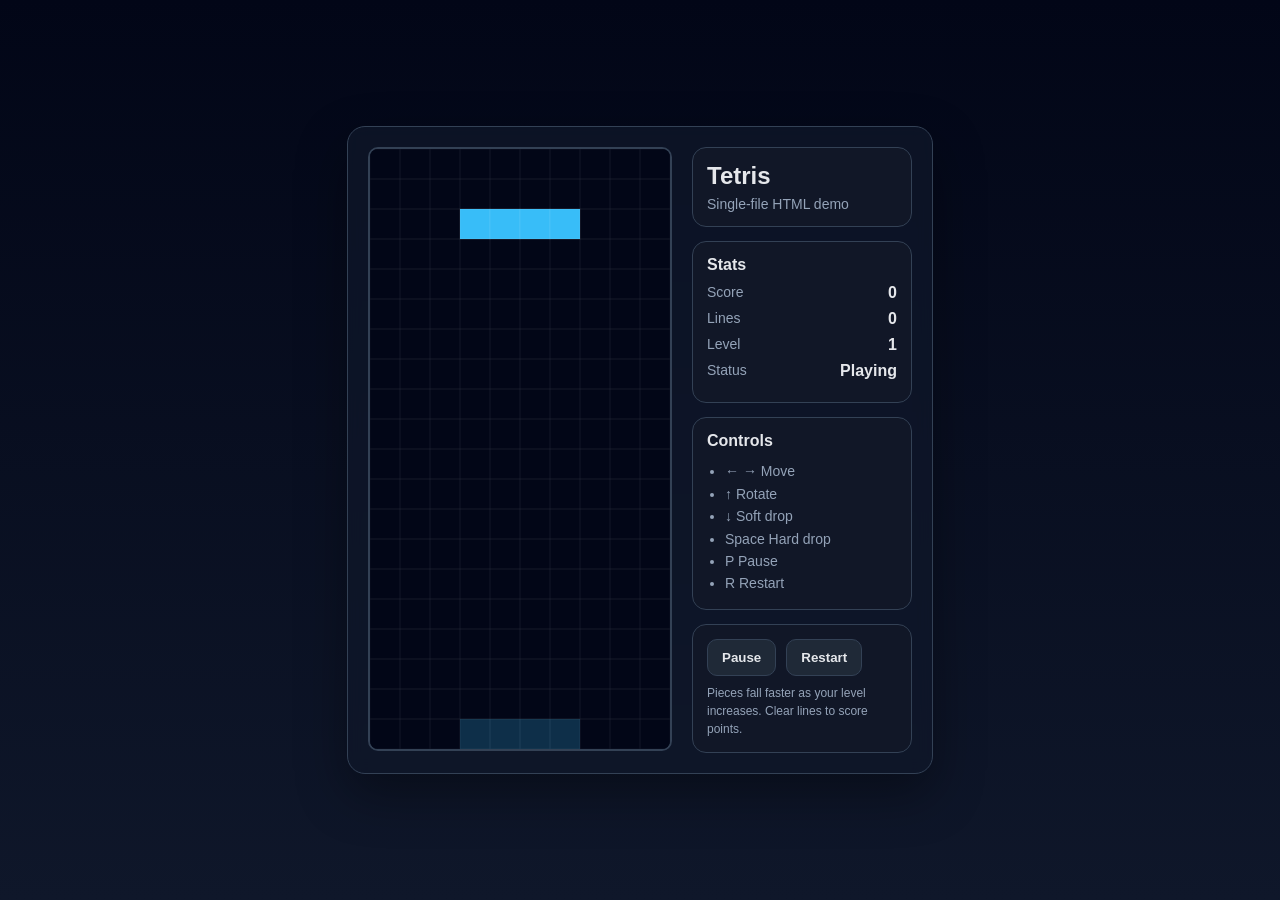
<file: ai_app.html>
<!DOCTYPE html>
<html lang="en">
<head>
  <meta charset="UTF-8" />
  <meta name="viewport" content="width=device-width, initial-scale=1.0" />
  <title>Simple Tetris</title>
  <style>
    :root {
      --bg: #0f172a;
      --panel: #111827;
      --panel-2: #1f2937;
      --text: #e5e7eb;
      --muted: #94a3b8;
      --border: #334155;
      --accent: #22c55e;
    }

    * {
      box-sizing: border-box;
    }

    body {
      margin: 0;
      min-height: 100vh;
      display: flex;
      align-items: center;
      justify-content: center;
      background: linear-gradient(180deg, #020617, #0f172a);
      color: var(--text);
      font-family: Arial, Helvetica, sans-serif;
      padding: 20px;
    }

    .app {
      display: flex;
      gap: 20px;
      align-items: flex-start;
      background: rgba(15, 23, 42, 0.75);
      border: 1px solid var(--border);
      border-radius: 18px;
      padding: 20px;
      box-shadow: 0 20px 50px rgba(0, 0, 0, 0.35);
      backdrop-filter: blur(8px);
    }

    canvas {
      display: block;
      background: #020617;
      border: 2px solid var(--border);
      border-radius: 10px;
    }

    .sidebar {
      width: 220px;
      display: flex;
      flex-direction: column;
      gap: 14px;
    }

    .panel {
      background: rgba(17, 24, 39, 0.95);
      border: 1px solid var(--border);
      border-radius: 14px;
      padding: 14px;
    }

    h1 {
      margin: 0 0 6px;
      font-size: 24px;
    }

    h2 {
      margin: 0 0 10px;
      font-size: 16px;
    }

    .stat {
      display: flex;
      justify-content: space-between;
      margin: 8px 0;
      color: var(--muted);
      font-size: 14px;
    }

    .stat strong {
      color: var(--text);
      font-size: 16px;
    }

    .controls {
      margin: 0;
      padding-left: 18px;
      color: var(--muted);
      line-height: 1.6;
      font-size: 14px;
    }

    .buttons {
      display: flex;
      gap: 10px;
      flex-wrap: wrap;
    }

    button {
      appearance: none;
      border: 1px solid var(--border);
      background: var(--panel-2);
      color: var(--text);
      padding: 10px 14px;
      border-radius: 10px;
      cursor: pointer;
      font-weight: bold;
    }

    button:hover {
      filter: brightness(1.08);
    }

    .hint {
      font-size: 12px;
      color: var(--muted);
      margin-top: 8px;
      line-height: 1.5;
    }

    .title-sub {
      color: var(--muted);
      margin: 0;
      font-size: 14px;
    }

    @media (max-width: 760px) {
      .app {
        flex-direction: column;
        align-items: center;
      }

      .sidebar {
        width: 100%;
        max-width: 320px;
      }
    }
  </style>
</head>
<body>
  <div class="app">
    <canvas id="game" width="300" height="600" aria-label="Tetris game board"></canvas>

    <div class="sidebar">
      <div class="panel">
        <h1>Tetris</h1>
        <p class="title-sub">Single-file HTML demo</p>
      </div>

      <div class="panel">
        <h2>Stats</h2>
        <div class="stat"><span>Score</span><strong id="score">0</strong></div>
        <div class="stat"><span>Lines</span><strong id="lines">0</strong></div>
        <div class="stat"><span>Level</span><strong id="level">1</strong></div>
        <div class="stat"><span>Status</span><strong id="status">Playing</strong></div>
      </div>

      <div class="panel">
        <h2>Controls</h2>
        <ul class="controls">
          <li>← → Move</li>
          <li>↑ Rotate</li>
          <li>↓ Soft drop</li>
          <li>Space Hard drop</li>
          <li>P Pause</li>
          <li>R Restart</li>
        </ul>
      </div>

      <div class="panel">
        <div class="buttons">
          <button id="pauseBtn" type="button">Pause</button>
          <button id="restartBtn" type="button">Restart</button>
        </div>
        <div class="hint">Pieces fall faster as your level increases. Clear lines to score points.</div>
      </div>
    </div>
  </div>

  <script>
    const canvas = document.getElementById('game');
    const ctx = canvas.getContext('2d');

    const scoreEl = document.getElementById('score');
    const linesEl = document.getElementById('lines');
    const levelEl = document.getElementById('level');
    const statusEl = document.getElementById('status');
    const pauseBtn = document.getElementById('pauseBtn');
    const restartBtn = document.getElementById('restartBtn');

    const COLS = 10;
    const ROWS = 20;
    const BLOCK = canvas.width / COLS;

    const COLORS = {
      I: '#38bdf8',
      O: '#facc15',
      T: '#c084fc',
      S: '#4ade80',
      Z: '#f87171',
      J: '#60a5fa',
      L: '#fb923c'
    };

    const SHAPES = {
      I: [
        [0, 0, 0, 0],
        [1, 1, 1, 1],
        [0, 0, 0, 0],
        [0, 0, 0, 0]
      ],
      O: [
        [1, 1],
        [1, 1]
      ],
      T: [
        [0, 1, 0],
        [1, 1, 1],
        [0, 0, 0]
      ],
      S: [
        [0, 1, 1],
        [1, 1, 0],
        [0, 0, 0]
      ],
      Z: [
        [1, 1, 0],
        [0, 1, 1],
        [0, 0, 0]
      ],
      J: [
        [1, 0, 0],
        [1, 1, 1],
        [0, 0, 0]
      ],
      L: [
        [0, 0, 1],
        [1, 1, 1],
        [0, 0, 0]
      ]
    };

    let board;
    let currentPiece;
    let score;
    let lines;
    let level;
    let dropCounter;
    let dropInterval;
    let lastTime;
    let isPaused;
    let isGameOver;

    function createBoard() {
      return Array.from({ length: ROWS }, () => Array(COLS).fill(0));
    }

    function randomPiece() {
      const types = Object.keys(SHAPES);
      const type = types[Math.floor(Math.random() * types.length)];
      const shape = SHAPES[type].map(row => [...row]);
      return {
        type,
        matrix: shape,
        x: Math.floor((COLS - shape[0].length) / 2),
        y: 0
      };
    }

    function resetGame() {
      board = createBoard();
      score = 0;
      lines = 0;
      level = 1;
      dropCounter = 0;
      dropInterval = 700;
      lastTime = 0;
      isPaused = false;
      isGameOver = false;
      currentPiece = randomPiece();
      if (collision(currentPiece)) {
        isGameOver = true;
      }
      updateStats();
      draw();
    }

    function updateStats() {
      scoreEl.textContent = score;
      linesEl.textContent = lines;
      levelEl.textContent = level;
      statusEl.textContent = isGameOver ? 'Game Over' : isPaused ? 'Paused' : 'Playing';
      pauseBtn.textContent = isPaused ? 'Resume' : 'Pause';
    }

    function drawCell(x, y, color) {
      ctx.fillStyle = color;
      ctx.fillRect(x * BLOCK, y * BLOCK, BLOCK, BLOCK);
      ctx.strokeStyle = 'rgba(255,255,255,0.08)';
      ctx.strokeRect(x * BLOCK, y * BLOCK, BLOCK, BLOCK);
    }

    function drawBoard() {
      ctx.fillStyle = '#020617';
      ctx.fillRect(0, 0, canvas.width, canvas.height);

      for (let y = 0; y < ROWS; y++) {
        for (let x = 0; x < COLS; x++) {
          const cell = board[y][x];
          if (cell) {
            drawCell(x, y, cell);
          } else {
            ctx.strokeStyle = 'rgba(255,255,255,0.04)';
            ctx.strokeRect(x * BLOCK, y * BLOCK, BLOCK, BLOCK);
          }
        }
      }
    }

    function drawPiece(piece, alpha = 1) {
      ctx.save();
      ctx.globalAlpha = alpha;
      for (let y = 0; y < piece.matrix.length; y++) {
        for (let x = 0; x < piece.matrix[y].length; x++) {
          if (piece.matrix[y][x]) {
            drawCell(piece.x + x, piece.y + y, COLORS[piece.type]);
          }
        }
      }
      ctx.restore();
    }

    function drawGhostPiece() {
      if (isGameOver) return;
      const ghost = {
        type: currentPiece.type,
        matrix: currentPiece.matrix,
        x: currentPiece.x,
        y: currentPiece.y
      };
      while (!collision(ghost)) {
        ghost.y++;
      }
      ghost.y--;
      drawPiece(ghost, 0.22);
    }

    function drawOverlay(text) {
      ctx.fillStyle = 'rgba(2, 6, 23, 0.72)';
      ctx.fillRect(0, 0, canvas.width, canvas.height);
      ctx.fillStyle = '#e5e7eb';
      ctx.font = 'bold 32px Arial';
      ctx.textAlign = 'center';
      ctx.fillText(text, canvas.width / 2, canvas.height / 2);
      ctx.font = '16px Arial';
      ctx.fillStyle = '#94a3b8';
      if (text === 'Paused') {
        ctx.fillText('Press P to resume', canvas.width / 2, canvas.height / 2 + 34);
      } else {
        ctx.fillText('Press R to restart', canvas.width / 2, canvas.height / 2 + 34);
      }
    }

    function draw() {
      drawBoard();
      if (!isGameOver) {
        drawGhostPiece();
        drawPiece(currentPiece);
      }
      if (isPaused) drawOverlay('Paused');
      if (isGameOver) drawOverlay('Game Over');
    }

    function collision(piece) {
      for (let y = 0; y < piece.matrix.length; y++) {
        for (let x = 0; x < piece.matrix[y].length; x++) {
          if (!piece.matrix[y][x]) continue;
          const newX = piece.x + x;
          const newY = piece.y + y;

          if (newX < 0 || newX >= COLS || newY >= ROWS) {
            return true;
          }

          if (newY >= 0 && board[newY][newX]) {
            return true;
          }
        }
      }
      return false;
    }

    function merge(piece) {
      for (let y = 0; y < piece.matrix.length; y++) {
        for (let x = 0; x < piece.matrix[y].length; x++) {
          if (piece.matrix[y][x]) {
            const boardY = piece.y + y;
            const boardX = piece.x + x;
            if (boardY >= 0) {
              board[boardY][boardX] = COLORS[piece.type];
            }
          }
        }
      }
    }

    function clearLines() {
      let cleared = 0;

      outer: for (let y = ROWS - 1; y >= 0; y--) {
        for (let x = 0; x < COLS; x++) {
          if (!board[y][x]) {
            continue outer;
          }
        }

        board.splice(y, 1);
        board.unshift(Array(COLS).fill(0));
        cleared++;
        y++;
      }

      if (cleared > 0) {
        const pointsByLines = [0, 100, 300, 500, 800];
        score += pointsByLines[cleared] * level;
        lines += cleared;
        level = Math.floor(lines / 10) + 1;
        dropInterval = Math.max(100, 700 - (level - 1) * 60);
      }
    }

    function spawnNextPiece() {
      currentPiece = randomPiece();
      if (collision(currentPiece)) {
        isGameOver = true;
      }
    }

    function move(dx) {
      if (isPaused || isGameOver) return;
      currentPiece.x += dx;
      if (collision(currentPiece)) {
        currentPiece.x -= dx;
      }
    }

    function rotate(matrix) {
      const rows = matrix.length;
      const cols = matrix[0].length;
      const rotated = Array.from({ length: cols }, () => Array(rows).fill(0));

      for (let y = 0; y < rows; y++) {
        for (let x = 0; x < cols; x++) {
          rotated[x][rows - 1 - y] = matrix[y][x];
        }
      }
      return rotated;
    }

    function rotatePiece() {
      if (isPaused || isGameOver) return;
      const originalMatrix = currentPiece.matrix;
      const originalX = currentPiece.x;
      currentPiece.matrix = rotate(currentPiece.matrix);

      const kicks = [0, -1, 1, -2, 2];
      for (const offset of kicks) {
        currentPiece.x = originalX + offset;
        if (!collision(currentPiece)) {
          return;
        }
      }

      currentPiece.matrix = originalMatrix;
      currentPiece.x = originalX;
    }

    function lockPiece() {
      merge(currentPiece);
      clearLines();
      spawnNextPiece();
      updateStats();
    }

    function drop() {
      if (isPaused || isGameOver) return;
      currentPiece.y++;
      if (collision(currentPiece)) {
        currentPiece.y--;
        lockPiece();
      }
      dropCounter = 0;
    }

    function hardDrop() {
      if (isPaused || isGameOver) return;
      while (!collision(currentPiece)) {
        currentPiece.y++;
        score += 2;
      }
      currentPiece.y--;
      lockPiece();
      updateStats();
    }

    function togglePause() {
      if (isGameOver) return;
      isPaused = !isPaused;
      updateStats();
      draw();
    }

    function update(time = 0) {
      const deltaTime = time - lastTime;
      lastTime = time;

      if (!isPaused && !isGameOver) {
        dropCounter += deltaTime;
        if (dropCounter > dropInterval) {
          drop();
        }
      }

      draw();
      updateStats();
      requestAnimationFrame(update);
    }

    document.addEventListener('keydown', (event) => {
      switch (event.code) {
        case 'ArrowLeft':
          event.preventDefault();
          move(-1);
          break;
        case 'ArrowRight':
          event.preventDefault();
          move(1);
          break;
        case 'ArrowDown':
          event.preventDefault();
          drop();
          score += isGameOver ? 0 : 1;
          updateStats();
          break;
        case 'ArrowUp':
          event.preventDefault();
          rotatePiece();
          break;
        case 'Space':
          event.preventDefault();
          hardDrop();
          break;
        case 'KeyP':
          event.preventDefault();
          togglePause();
          break;
        case 'KeyR':
          event.preventDefault();
          resetGame();
          break;
      }
    });

    pauseBtn.addEventListener('click', togglePause);
    restartBtn.addEventListener('click', resetGame);

    resetGame();
    requestAnimationFrame(update);
  </script>
</body>
</html>
</file>
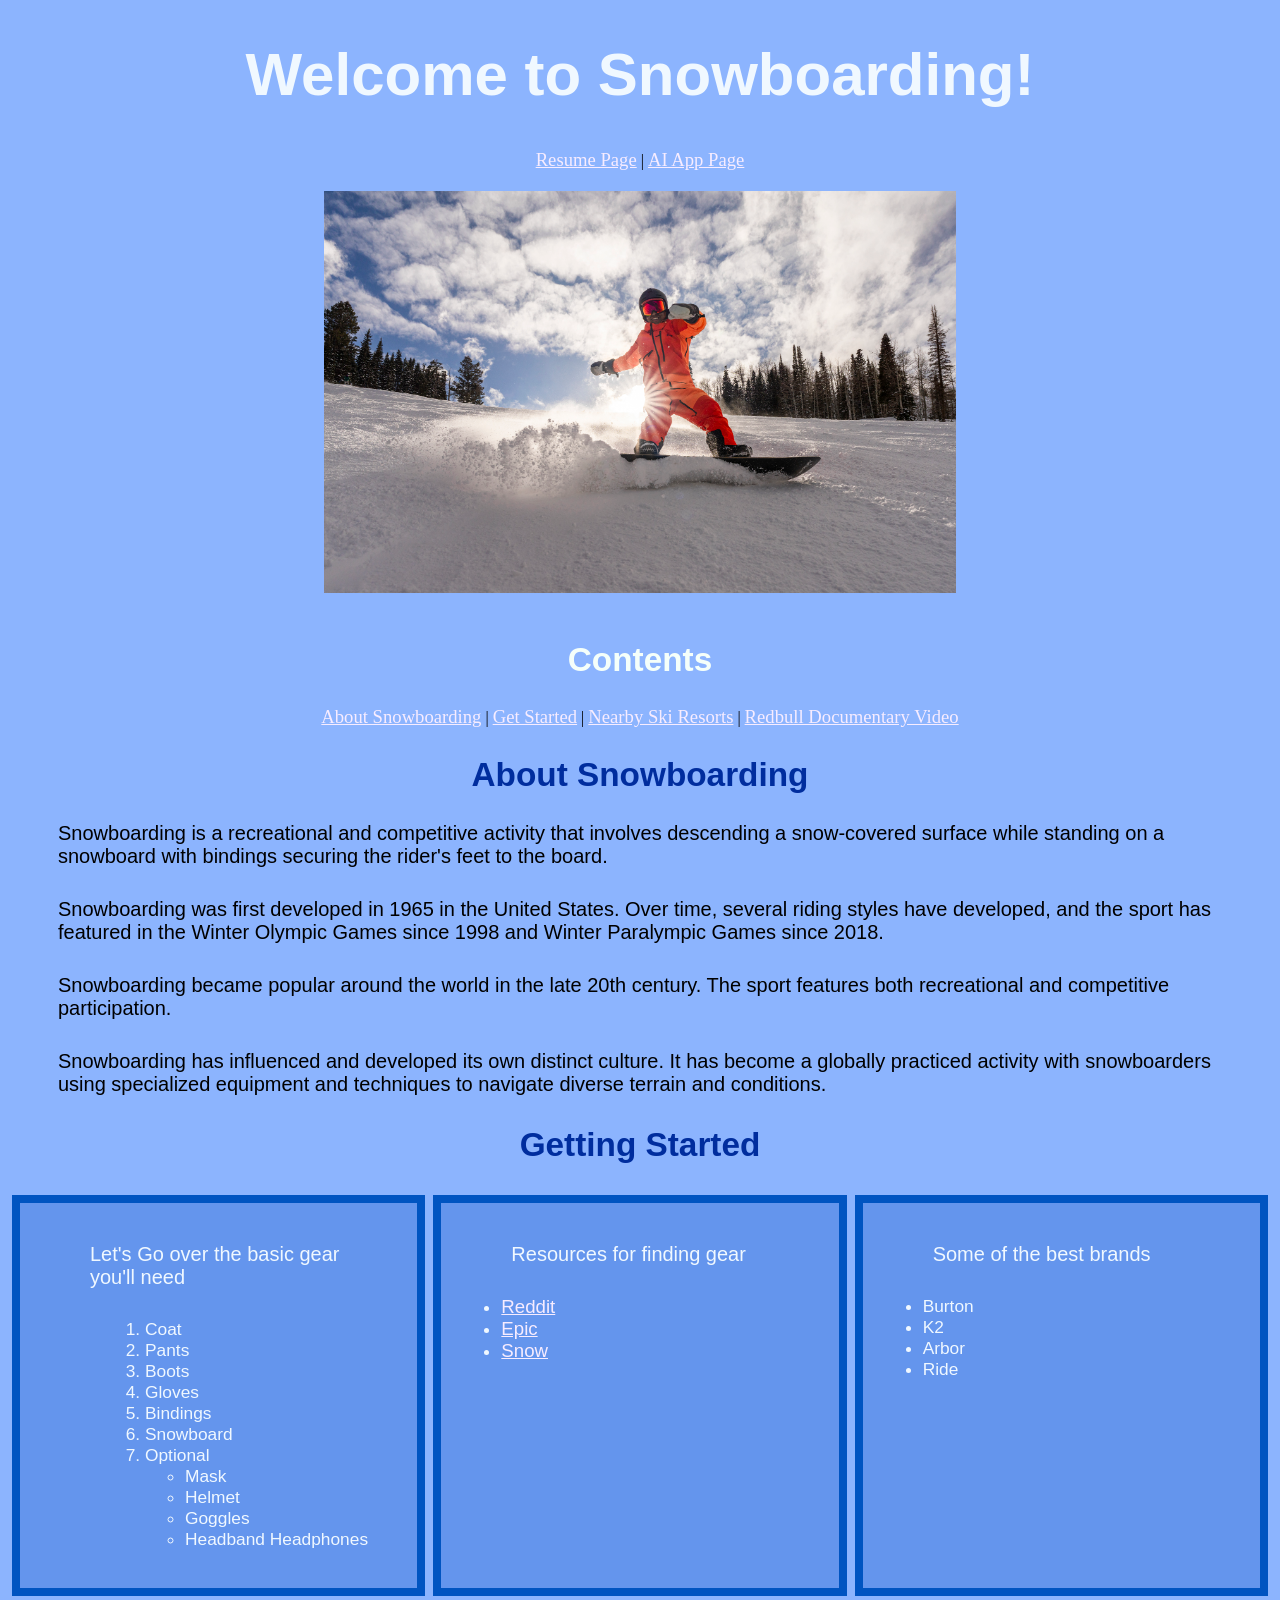
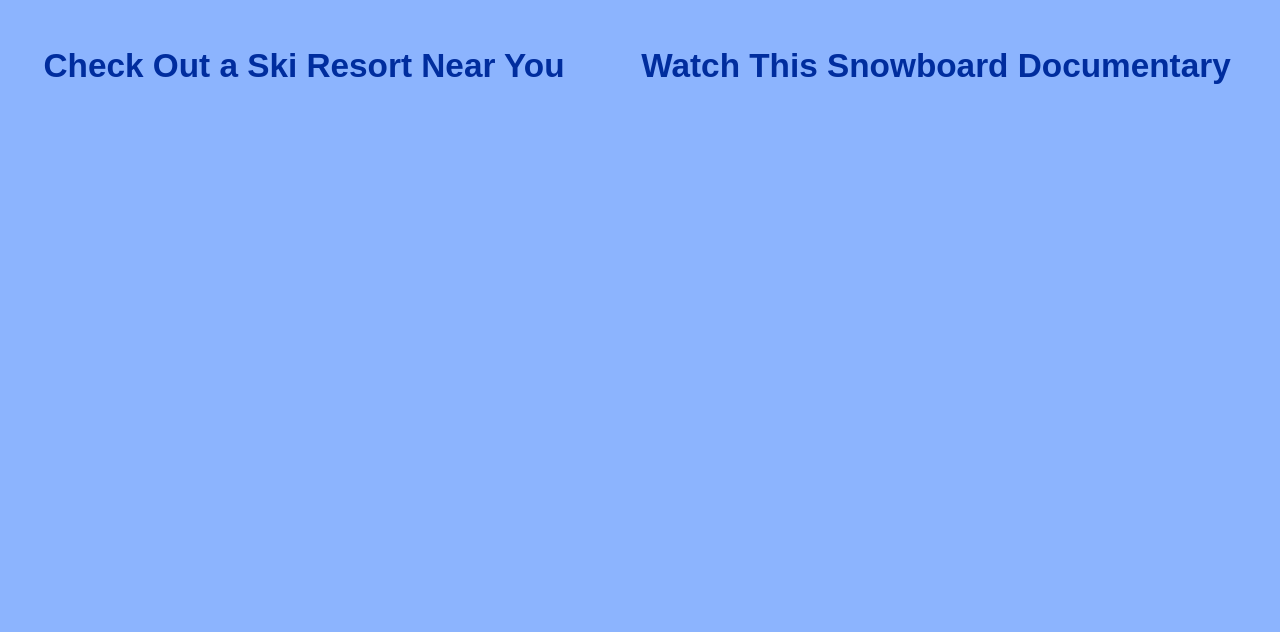
<file: from_scratch.html>
<!DOCTYPE html>
<html lang="en">
<head>
    <meta charset="UTF-8">
    <meta name="viewport" content="width=device-width, initial-scale=1.0">
    <title>Snowboarding</title>
    <link href="css/my_styles.css" rel="stylesheet">
</head>
<body class="bg-primary">
    <h1>Welcome to Snowboarding!</h1>
    <div style="text-align: center;">
    <a href="index.html" target="_blank">Resume Page</a>
    |
    <a href="ai_app.html" target="_blank">AI App Page</a>
    </div>
    <img src="assets/img/snowboarding.jpg" class="center-img" width="75%" style="padding: 20px;">

    <h2 style="color: mintcream;">Contents</h2>
    <div style="text-align: center;">
    <a href="#about">About Snowboarding</a>
    |
    <a href="#gs">Get Started</a>
    |
    <a href="#skimap">Nearby Ski Resorts</a>
    |
    <a href="#documentary">Redbull Documentary Video</a>
    </div>

    <h2 id="about">About Snowboarding</h2>
    <p>
        Snowboarding is a recreational and competitive activity that involves descending a snow-covered surface while 
        standing on a snowboard with bindings securing the rider's feet to the board.
    </p>
    <p>
        Snowboarding was first developed in 1965 in the United States. Over time, several riding styles have developed, 
        and the sport has featured in the Winter Olympic Games since 1998 and Winter Paralympic Games since 2018.
    </p>
    <p>
        Snowboarding became popular around the world in the late 20th century. The sport features both recreational and 
        competitive participation.
    </p>
    <p>
        Snowboarding has influenced and developed its own distinct culture. It has become a globally practiced activity with 
        snowboarders using specialized equipment and techniques to navigate diverse terrain and conditions.
    </p>

    <h2 id="gs">Getting Started</h2>
    <div class="three-column">
        <div class="left-third">
            <p>Let's Go over the basic gear you'll need</p>
            <ol>
                <li>Coat</li>
                <li>Pants</li>
                <li>Boots</li>
                <li>Gloves</li>
                <li>Bindings</li>
                <li>Snowboard</li>
                <li>Optional</li>
                    <ul>
                        <li>Mask</li>
                        <li>Helmet</li>
                        <li>Goggles</li>
                        <li>Headband Headphones</li>
                    </ul>
            </ol>
        </div>
        <div class="middle-third">
            <p>Resources for finding gear</p>
                <ul>
                    <li><a href="https://www.reddit.com/r/snowboardingnoobs/" target="_blank">Reddit</a></li>
                    <li><a href="https://www.epicmountaingear.com/blogs/news/a-beginners-guide-to-skiing-snowboarding-gear" target="_blank">Epic</a></li>
                    <li><a href="https://www.snow.com/articles/essential-snowboard-gear.aspx" target="_blank">Snow</a></li>
                </ul>
        </div>
        <div class="right-third">
            <p>Some of the best brands</p>
                <ul>
                    <li>Burton</li>
                    <li>K2</li>
                    <li>Arbor</li>
                    <li>Ride</li>
                </ul>
        </div>
    </div>

    <div class="split-container">
        <div class="left">
            <!-- This is my live and interactive embedded tableau graph  -->
            <h2 id="skimap"> Check Out a Ski Resort Near You</h2>
            <div style="display: flex; justify-content: center;">
                <div class='tableauPlaceholder' id='viz1776285021724' style='position: relative; width: 93.25%'>
                <noscript>
                    <a href='#'>
                        <img alt='Sheet 1 ' src='https:&#47;&#47;public.tableau.com&#47;static&#47;images&#47;H3&#47;H3JRF5J6S&#47;1_rss.png' style='border: none' />
                    </a>
                </noscript>
                <object class='tableauViz'  style='display:none;'>
                    <param name='host_url' value='https%3A%2F%2Fpublic.tableau.com%2F' /> 
                    <param name='embed_code_version' value='3' /> 
                    <param name='path' value='shared&#47;H3JRF5J6S' /> 
                    <param name='toolbar' value='yes' />
                    <param name='static_image' value='https:&#47;&#47;public.tableau.com&#47;static&#47;images&#47;H3&#47;H3JRF5J6S&#47;1.png' /> 
                    <param name='animate_transition' value='yes' /><param name='display_static_image' value='yes' />
                    <param name='display_spinner' value='yes' />
                    <param name='display_overlay' value='yes' />
                    <param name='display_count' value='yes' />
                    <param name='language' value='en-US' /></object>
                </div>
                <script type='text/javascript'>                    
                    var divElement = document.getElementById('viz1776285021724');                    
                    var vizElement = divElement.getElementsByTagName('object')[0];                    
                    vizElement.style.width='600px';vizElement.style.height='600px';vizElement.style.height=(divElement.offsetWidth*0.75)+'px';                
                    var scriptElement = document.createElement('script');                    
                    scriptElement.src = 'https://public.tableau.com/javascripts/api/viz_v1.js';                    
                    vizElement.parentNode.insertBefore(scriptElement, vizElement);                
                </script>
            </div>
        </div>
        <div class="right">
            <!-- This is my embedded youtube video -->
            <h2 id="documentary">Watch This Snowboard Documentary</h2>
            <div style="display: flex; justify-content: center;">
                <iframe width="873" height="491" src="https://www.youtube.com/embed/r4N3CAJj0RY" title="PAVED - An unfiltered snowboard odyssey (Full Movie) 4K" frameborder="0" allow="accelerometer; autoplay; clipboard-write; encrypted-media; gyroscope; picture-in-picture; web-share" referrerpolicy="strict-origin-when-cross-origin" allowfullscreen></iframe>
            </div>
        </div>
    </div>
    
</body>
</html>
</file>
<file: css/my_styles.css>
.bg-primary {
    background-color: rgb(140, 180, 254) !important;
}

.center-img {
    display: block;
    margin-left: auto;
    margin-right: auto;
    width: 50%; /* Optional: set a width */
  }

h1 {
    text-align: center;
    font-family: Impact, Haettenschweiler, 'Arial Narrow Bold', sans-serif;
    font-size: 45pt;
    color: aliceblue;
}

h2 {
    text-align: center;
    color: rgb(0, 45, 158);
    font-family: 'Gill Sans', 'Gill Sans MT', Calibri, 'Trebuchet MS', sans-serif;
    font-size: 25pt;
}

p {
    font-size: 15pt;
    font-family: 'Segoe UI', Tahoma, Geneva, Verdana, sans-serif;
    margin-left: 50px;
    margin-right: 50px;
    margin-bottom: 30px;
}

ol {
    margin-left: 65px;
    font-family: 'Segoe UI', Tahoma, Geneva, Verdana, sans-serif;
    font-size: 13pt;
}

ul {
    font-family: 'Segoe UI', Tahoma, Geneva, Verdana, sans-serif;
    font-size: 13pt;
}

a {
    color:rgb(247, 236, 255);
    font-size: 14pt;
}

a:visited {
    color: rgb(66, 14, 114);
}

.three-column {
    display: flex;

}

.left-third, .middle-third, .right-third {
    flex: 1;
    margin: 4px;
    padding: 20px;
    border: solid rgb(0, 84, 193) 8px;
    background-color: cornflowerblue;
    color: aliceblue 
}

.split-container {
    display: flex;
}

.left, .right {
    width: 50%;
    padding: 20px;
}
</file>
